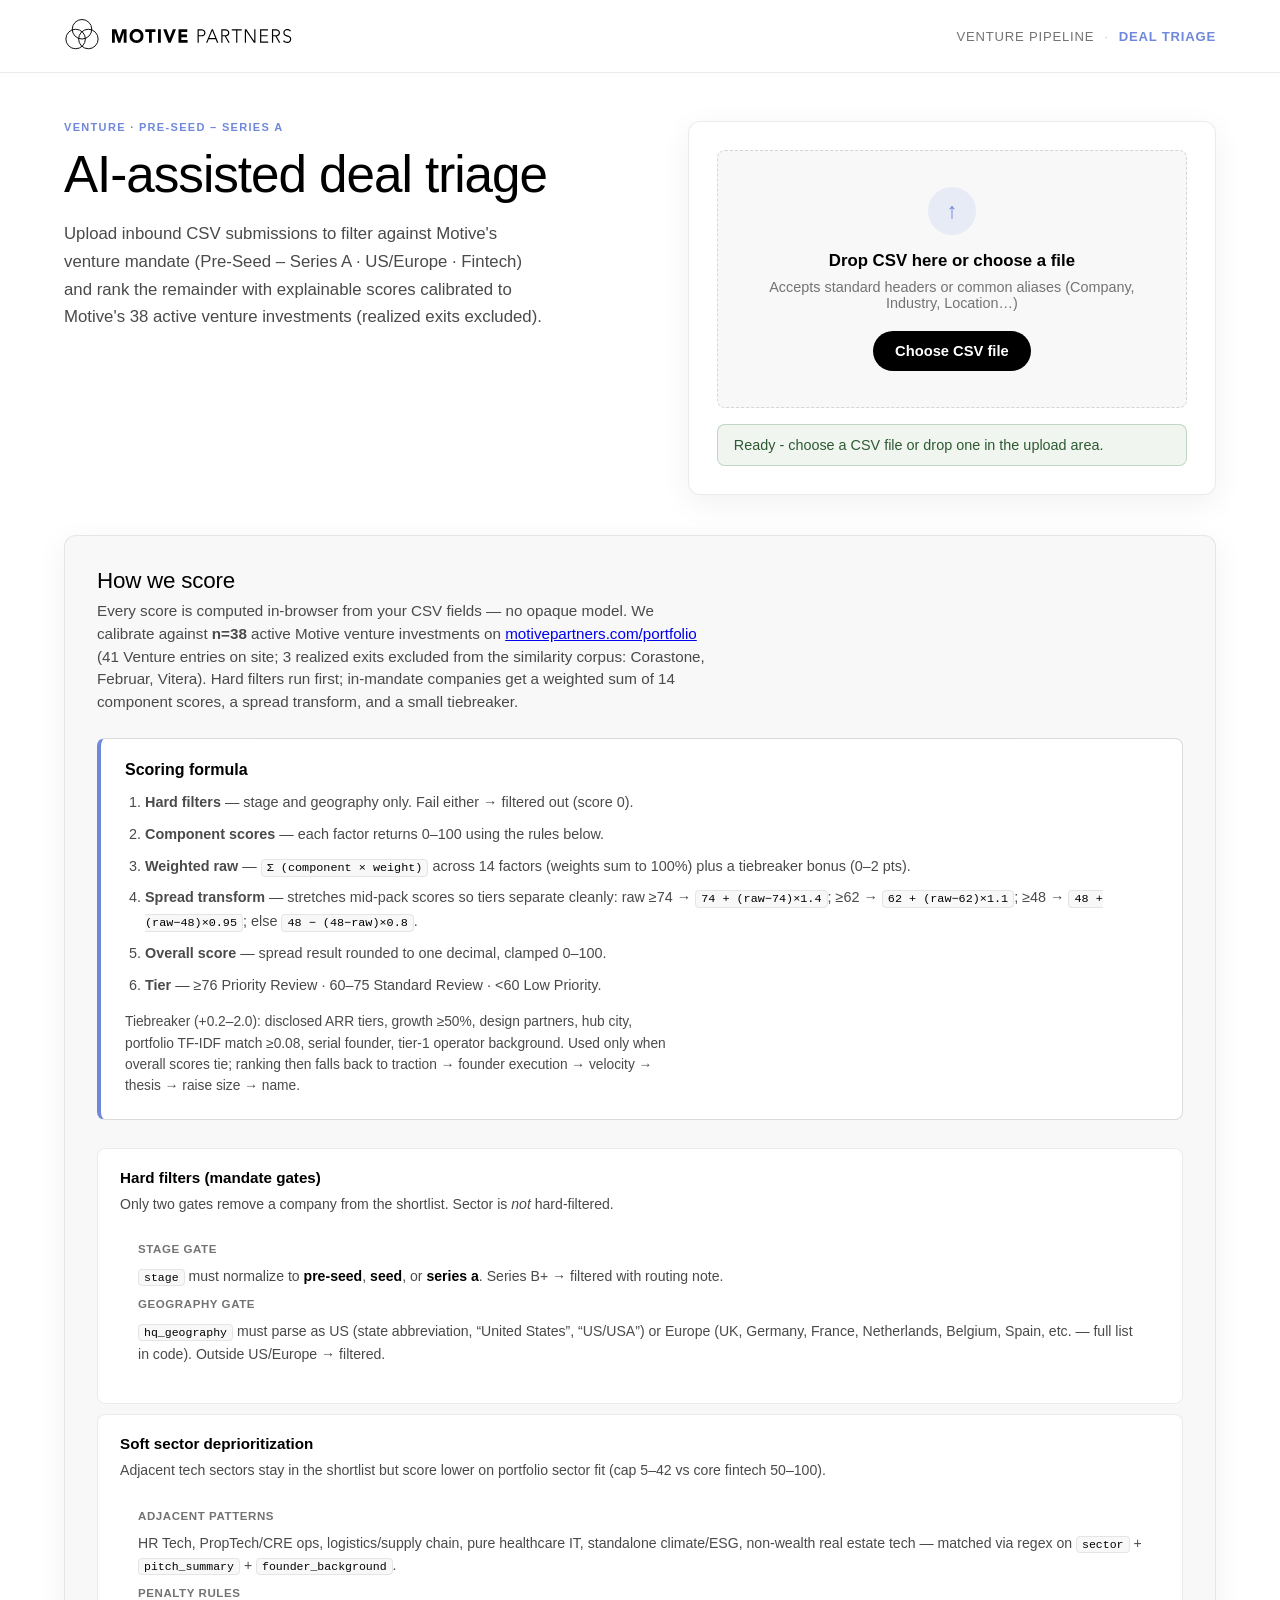
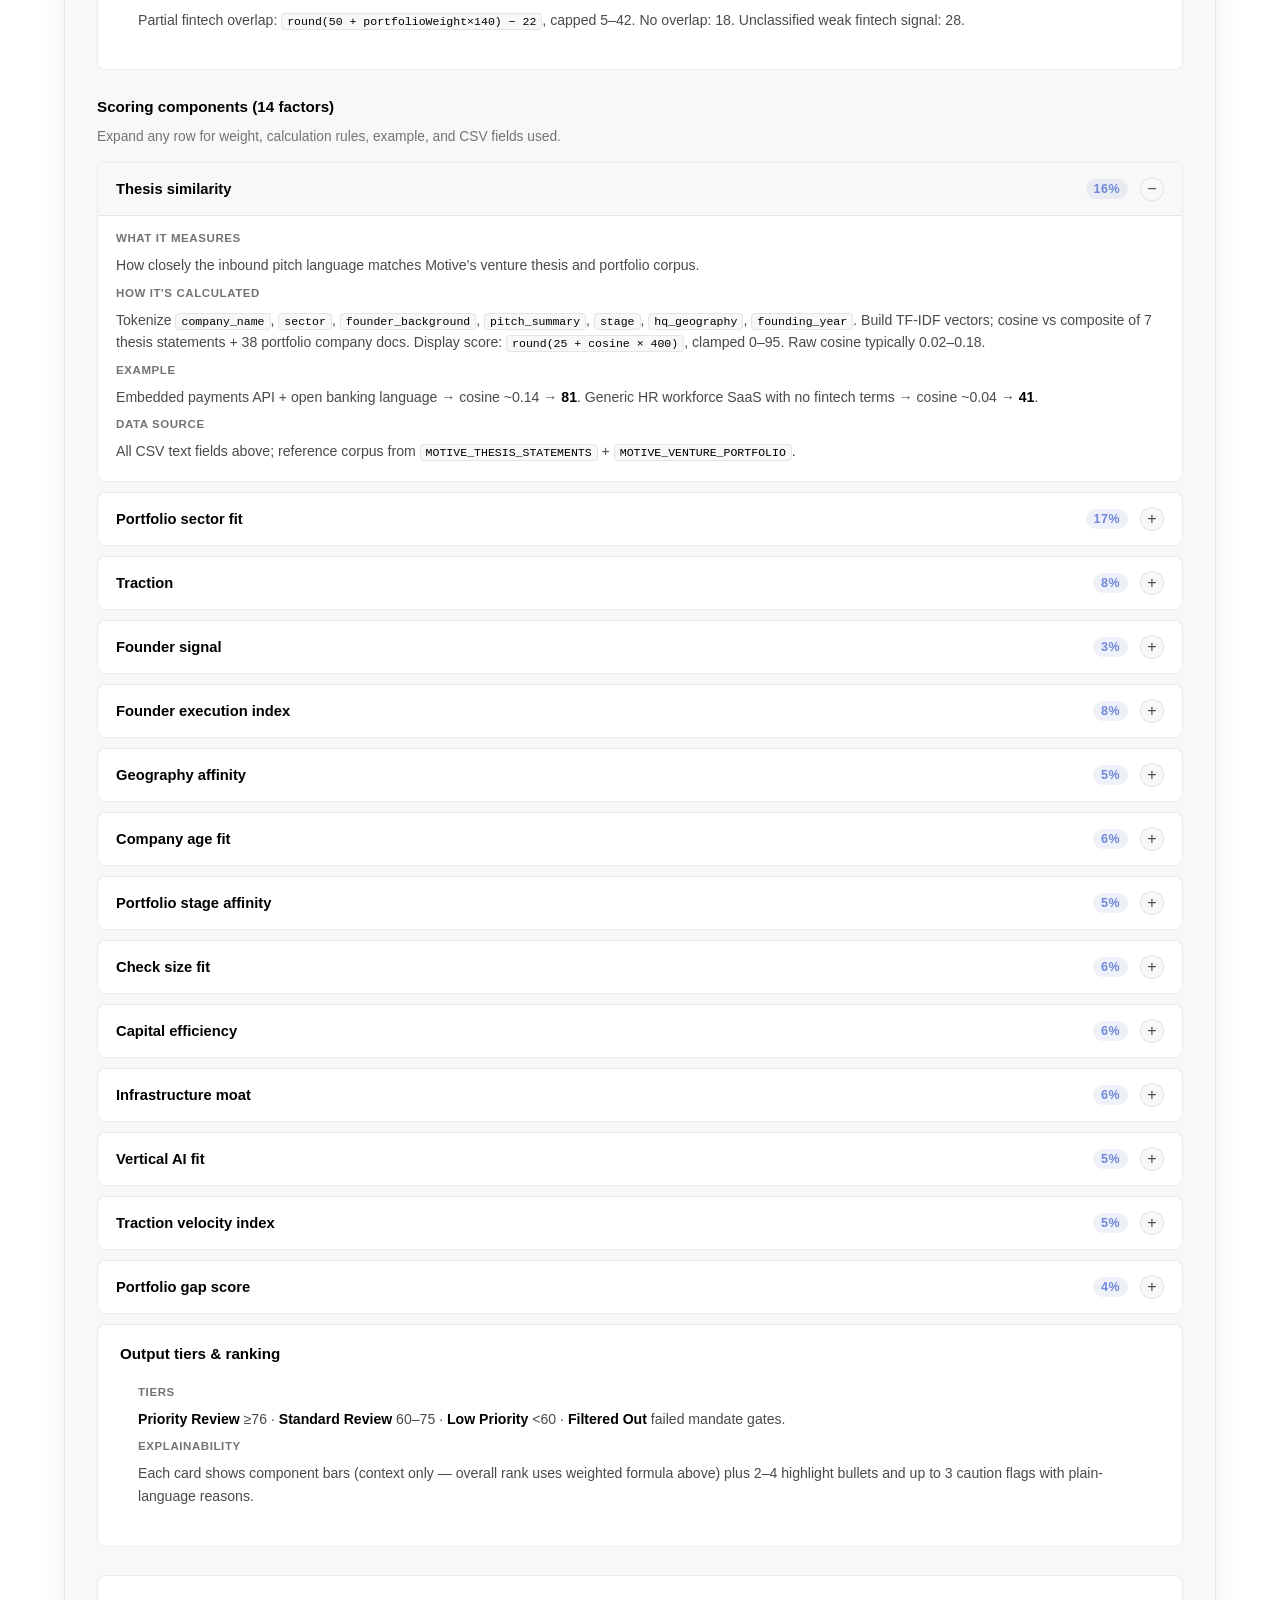
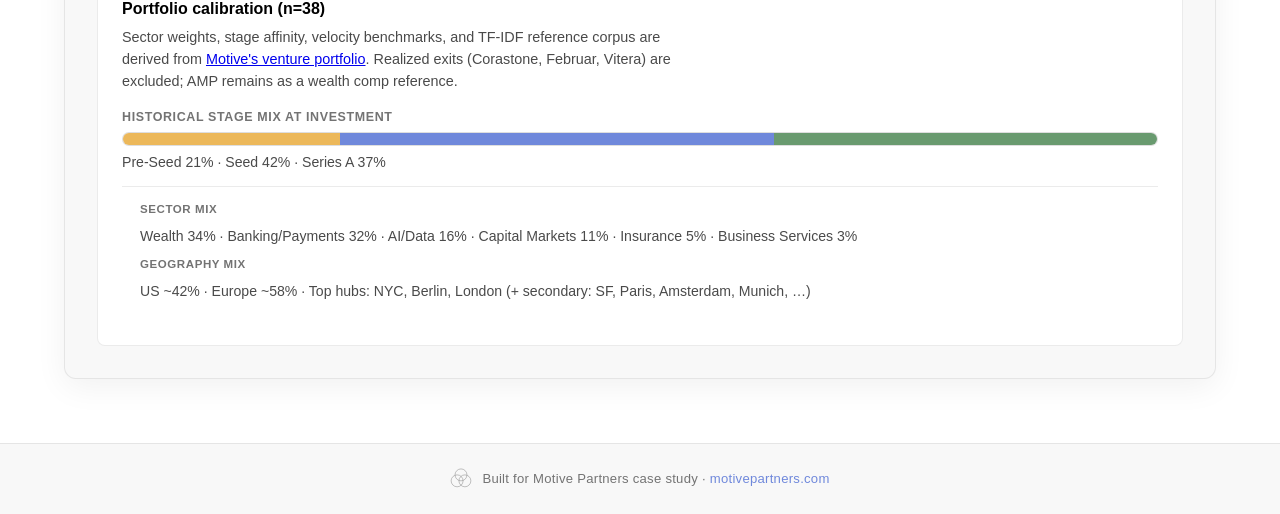
<file: docs/index.html>
<!DOCTYPE html>
<html lang="en">
  <head>
    <meta charset="UTF-8" />
    <meta name="viewport" content="width=device-width, initial-scale=1.0" />
    <title>Pipeline Triage · Motive Partners</title>
    <link rel="stylesheet" href="css/styles.css?v=22" />
  </head>
  <body>
    <header class="site-header">
      <div class="site-header-inner">
        <a href="https://motivepartners.com" class="brand" target="_blank" rel="noopener noreferrer" aria-label="Motive Partners">
          <img src="assets/motive-mark.svg" alt="" class="brand-mark" width="36" height="36" aria-hidden="true" />
          <img src="assets/motive-logo.svg" alt="Motive Partners" class="brand-logo" width="154" height="12" />
        </a>
        <div class="header-meta">
          <span>Venture Pipeline</span>
          <span class="header-divider">·</span>
          <span class="header-product">Deal Triage</span>
        </div>
      </div>
    </header>

    <div class="page">
      <header class="hero">
        <div class="hero-copy">
          <p class="eyebrow">Venture · Pre-Seed – Series A</p>
          <h1>AI-assisted deal triage</h1>
          <p class="lede">
            Upload inbound CSV submissions to filter against Motive's venture mandate
            (Pre-Seed – Series A · US/Europe · Fintech) and rank the remainder with
            explainable scores calibrated to Motive's 38 active venture investments (realized exits excluded).
          </p>
        </div>
        <div class="hero-card">
          <div class="upload-zone" id="uploadZone">
            <input
              type="file"
              id="csvInput"
              class="file-input-offscreen"
              accept=".csv,text/csv,text/plain,application/vnd.ms-excel"
              tabindex="-1"
              aria-hidden="true"
            />
            <div class="upload-icon">↑</div>
            <p class="upload-title">Drop CSV here or choose a file</p>
            <p class="upload-sub">Accepts standard headers or common aliases (Company, Industry, Location…)</p>
            <div class="upload-actions">
              <button type="button" class="btn" id="uploadBtn">Choose CSV file</button>
            </div>
          </div>
          <p class="status-banner hidden" id="statusBanner" role="status" aria-live="polite"></p>
          <section class="panel hidden mapping-panel" id="mappingSection">
            <h2>Map your CSV columns</h2>
            <p class="panel-sub">
              Some headers did not match automatically. Assign each required field to a column in your file, then run triage.
            </p>
            <div id="mappingForm" class="mapping-form"></div>
            <button type="button" class="btn" id="applyMappingBtn">Apply mapping &amp; run triage</button>
          </section>
        </div>
      </header>

      <section class="stats hidden" id="statsSection">
        <div class="stat">
          <span class="stat-label">Total submissions</span>
          <span class="stat-value" id="statTotal">0</span>
        </div>
        <div class="stat">
          <span class="stat-label">In mandate</span>
          <span class="stat-value accent" id="statShortlist">0</span>
        </div>
        <div class="stat">
          <span class="stat-label">Filtered out</span>
          <span class="stat-value muted" id="statFiltered">0</span>
        </div>
        <div class="stat">
          <span class="stat-label">Priority review</span>
          <span class="stat-value hot" id="statPriority">0</span>
        </div>
      </section>

      <section class="panel hidden" id="resultsSection">
        <div class="panel-header">
          <div>
            <h2>Prioritized shortlist</h2>
            <p class="panel-sub">Ranked by weighted overall score (component bars are for context only).</p>
          </div>
          <button type="button" class="btn" id="exportBtn">Export ranked CSV</button>
        </div>
        <div id="shortlistCards" class="cards"></div>
      </section>

      <section class="panel hidden" id="filteredSection">
        <div class="panel-header">
          <div>
            <h2>Filtered out</h2>
            <p class="panel-sub">Companies excluded from venture shortlist with explicit reasons.</p>
          </div>
        </div>
        <div id="filteredCards" class="cards compact"></div>
      </section>

      <section class="methodology" id="methodology">
        <h2>How we score</h2>
        <p class="panel-sub methodology-intro">
          Every score is computed in-browser from your CSV fields — no opaque model. We calibrate against
          <strong>n=38</strong> active Motive venture investments on
          <a href="https://motivepartners.com/portfolio" target="_blank" rel="noopener noreferrer">motivepartners.com/portfolio</a>
          (41 Venture entries on site; 3 realized exits excluded from the similarity corpus: Corastone, Februar, Vitera).
          Hard filters run first; in-mandate companies get a weighted sum of 14 component scores, a spread transform, and a small tiebreaker.
        </p>

        <div class="formula-box" id="scoring-formula">
          <h3>Scoring formula</h3>
          <ol class="formula-steps">
            <li><strong>Hard filters</strong> — stage and geography only. Fail either → filtered out (score 0).</li>
            <li><strong>Component scores</strong> — each factor returns 0–100 using the rules below.</li>
            <li>
              <strong>Weighted raw</strong> —
              <code>Σ (component × weight)</code> across 14 factors (weights sum to 100%) plus a tiebreaker bonus (0–2 pts).
            </li>
            <li>
              <strong>Spread transform</strong> — stretches mid-pack scores so tiers separate cleanly:
              raw ≥74 → <code>74 + (raw−74)×1.4</code>; ≥62 → <code>62 + (raw−62)×1.1</code>; ≥48 → <code>48 + (raw−48)×0.95</code>; else <code>48 − (48−raw)×0.8</code>.
            </li>
            <li><strong>Overall score</strong> — spread result rounded to one decimal, clamped 0–100.</li>
            <li><strong>Tier</strong> — ≥76 Priority Review · 60–75 Standard Review · &lt;60 Low Priority.</li>
          </ol>
          <p class="formula-note">
            Tiebreaker (+0.2–2.0): disclosed ARR tiers, growth ≥50%, design partners, hub city, portfolio TF-IDF match ≥0.08, serial founder, tier-1 operator background. Used only when overall scores tie; ranking then falls back to traction → founder execution → velocity → thesis → raise size → name.
          </p>
        </div>

        <div class="method-sections">
          <article class="method-block" id="mandate-gates">
            <h3>Hard filters (mandate gates)</h3>
            <p class="method-lead">Only two gates remove a company from the shortlist. Sector is <em>not</em> hard-filtered.</p>
            <dl class="factor-meta">
              <dt>Stage gate</dt>
              <dd><code>stage</code> must normalize to <strong>pre-seed</strong>, <strong>seed</strong>, or <strong>series a</strong>. Series B+ → filtered with routing note.</dd>
              <dt>Geography gate</dt>
              <dd>
                <code>hq_geography</code> must parse as US (state abbreviation, “United States”, “US/USA”) or Europe (UK, Germany, France, Netherlands, Belgium, Spain, etc. — full list in code).
                Outside US/Europe → filtered.
              </dd>
            </dl>
          </article>

          <article class="method-block" id="adjacent-sectors">
            <h3>Soft sector deprioritization</h3>
            <p class="method-lead">Adjacent tech sectors stay in the shortlist but score lower on portfolio sector fit (cap 5–42 vs core fintech 50–100).</p>
            <dl class="factor-meta">
              <dt>Adjacent patterns</dt>
              <dd>HR Tech, PropTech/CRE ops, logistics/supply chain, pure healthcare IT, standalone climate/ESG, non-wealth real estate tech — matched via regex on <code>sector</code> + <code>pitch_summary</code> + <code>founder_background</code>.</dd>
              <dt>Penalty rules</dt>
              <dd>Partial fintech overlap: <code>round(50 + portfolioWeight×140) − 22</code>, capped 5–42. No overlap: 18. Unclassified weak fintech signal: 28.</dd>
            </dl>
          </article>

          <h3 class="factors-heading">Scoring components (14 factors)</h3>
          <p class="factors-sub">Expand any row for weight, calculation rules, example, and CSV fields used.</p>

          <details class="factor-detail" id="thesis-similarity" open>
            <summary><span class="factor-name">Thesis similarity</span><span class="factor-weight">16%</span></summary>
            <dl class="factor-meta">
              <dt>What it measures</dt>
              <dd>How closely the inbound pitch language matches Motive’s venture thesis and portfolio corpus.</dd>
              <dt>How it's calculated</dt>
              <dd>
                Tokenize <code>company_name</code>, <code>sector</code>, <code>founder_background</code>, <code>pitch_summary</code>, <code>stage</code>, <code>hq_geography</code>, <code>founding_year</code>.
                Build TF-IDF vectors; cosine vs composite of 7 thesis statements + 38 portfolio company docs.
                Display score: <code>round(25 + cosine × 400)</code>, clamped 0–95. Raw cosine typically 0.02–0.18.
              </dd>
              <dt>Example</dt>
              <dd>Embedded payments API + open banking language → cosine ~0.14 → <strong>81</strong>. Generic HR workforce SaaS with no fintech terms → cosine ~0.04 → <strong>41</strong>.</dd>
              <dt>Data source</dt>
              <dd>All CSV text fields above; reference corpus from <code>MOTIVE_THESIS_STATEMENTS</code> + <code>MOTIVE_VENTURE_PORTFOLIO</code>.</dd>
            </dl>
          </details>

          <details class="factor-detail" id="portfolio-sector-fit">
            <summary><span class="factor-name">Portfolio sector fit</span><span class="factor-weight">17%</span></summary>
            <dl class="factor-meta">
              <dt>What it measures</dt>
              <dd>Alignment with Motive’s observed venture sector mix (Wealth 34%, Banking/Payments 32%, AI/Data 16%, Capital Markets 11%, Insurance 5%, Business Services 3%).</dd>
              <dt>How it's calculated</dt>
              <dd>
                Regex-match <code>sector</code> + <code>pitch_summary</code> + <code>founder_background</code> against <code>MOTIVE_SECTOR_TAXONOMY</code>.
                Core fintech: <code>round(50 + primary.portfolioWeight × 140)</code>; +8 if multi-vertical match; +6 if AI/agent/LLM/automation in sector or pitch.
                Adjacent: see soft deprioritization above.
              </dd>
              <dt>Example</dt>
              <dd>Wealth/advisor workflow (34% weight) → <code>50 + 0.34×140 ≈ 98</code>. PropTech primary with partial payments overlap → capped near <strong>38</strong>.</dd>
              <dt>Data source</dt>
              <dd><code>sector</code>, <code>pitch_summary</code>, <code>founder_background</code>.</dd>
            </dl>
          </details>

          <details class="factor-detail" id="traction">
            <summary><span class="factor-name">Traction</span><span class="factor-weight">8%</span></summary>
            <dl class="factor-meta">
              <dt>What it measures</dt>
              <dd>Revenue, volume, growth, and institutional validation parsed from the pitch.</dd>
              <dt>How it's calculated</dt>
              <dd>
                Base 28. From <code>pitch_summary</code>: ARR tiers — ≥$10M +48, ≥$5M +38, ≥$1M +28, ≥$500K +18, else +6.
                GMV ≥$100M +32; ≥$25M +18. Growth ≥100% YoY/QoQ +20; ≥50% +12. Customer count phrase +10. Design partner / tier-1 bank pilot +14.
                Pre-revenue without pilots: −18. Clamped 0–100.
              </dd>
              <dt>Example</dt>
              <dd>“$2.1M ARR, 120% YoY, 3 tier-1 bank design partners” → ~28+28+20+14 = <strong>90</strong>. “Pre-revenue, no pilots” → ~<strong>10</strong>.</dd>
              <dt>Data source</dt>
              <dd><code>pitch_summary</code> (regex for <code>$X ARR</code>, <code>$X GMV</code>, <code>N% YoY/QoQ</code>, customer counts, design partners).</dd>
            </dl>
          </details>

          <details class="factor-detail" id="founder-signal">
            <summary><span class="factor-name">Founder signal</span><span class="factor-weight">3%</span></summary>
            <dl class="factor-meta">
              <dt>What it measures</dt>
              <dd>High-level founder pedigree: exits, tier-1 employers, senior titles, fintech domain.</dd>
              <dt>How it's calculated</dt>
              <dd>
                Base 40 from <code>founder_background</code>. Serial founder/exit +35. Two tier-1 employers (Stripe, Goldman, Visa, etc.) +32; one +24; senior operator title only +12. Fintech domain keywords +14.
                “First-time founder” caps at 48 and −8. No signals → 38. Clamped 25–95.
              </dd>
              <dt>Example</dt>
              <dd>Ex-Stripe + prior exit + fintech domain → <strong>86</strong>. First-time founder, no tier-1 names → <strong>42</strong>.</dd>
              <dt>Data source</dt>
              <dd><code>founder_background</code>.</dd>
            </dl>
          </details>

          <details class="factor-detail" id="founder-execution">
            <summary><span class="factor-name">Founder execution index</span><span class="factor-weight">8%</span></summary>
            <dl class="factor-meta">
              <dt>What it measures</dt>
              <dd>Depth of operator experience: tenure, roles, exits, fintech employer count, team structure.</dd>
              <dt>How it's calculated</dt>
              <dd>
                Base 32. Domain tenure ≥10 yr +22; ≥5 +14; ≥2 +6. Multiple operator titles +16; one +10. Advisor-heavy without operators −12.
                Named exit/acquirer +20; serial/prior exit +14. ≥3 fintech employers +18; 2 +12; 1 +7. Co-founder + technical leadership +12.
                First-time founder caps at 52. Clamped 30–95.
              </dd>
              <dt>Example</dt>
              <dd>10+ yrs at Goldman + CTO co-founder + exit to acquirer → <strong>88</strong>. Advisor-only profile → <strong>35</strong>.</dd>
              <dt>Data source</dt>
              <dd><code>founder_background</code>.</dd>
            </dl>
          </details>

          <details class="factor-detail" id="geography-affinity">
            <summary><span class="factor-name">Geography affinity</span><span class="factor-weight">5%</span></summary>
            <dl class="factor-meta">
              <dt>What it measures</dt>
              <dd>HQ fit with Motive’s US/Europe mandate and historical hub concentration (~42% US, ~58% Europe in portfolio).</dd>
              <dt>How it's calculated</dt>
              <dd>
                Top hubs NYC/London/Berlin: 92–94. Secondary (SF, Paris, Amsterdam, Munich, etc.): 78–84.
                Other in-mandate US: 64+2; Europe: 58+2. Out of mandate → 0 (filtered).
              </dd>
              <dt>Example</dt>
              <dd>“Berlin, Germany” → <strong>96</strong>. “Boulder, CO” (in-mandate, non-hub) → <strong>66</strong>.</dd>
              <dt>Data source</dt>
              <dd><code>hq_geography</code>.</dd>
            </dl>
          </details>

          <details class="factor-detail" id="company-age-fit">
            <summary><span class="factor-name">Company age fit</span><span class="factor-weight">6%</span></summary>
            <dl class="factor-meta">
              <dt>What it measures</dt>
              <dd>Whether company age at submission matches typical Motive entry timing for that stage.</dd>
              <dt>How it's calculated</dt>
              <dd>
                Age = 2026 − <code>founding_year</code>. Ideal windows: Pre-Seed 0–2 yr (acceptable to 3), Seed 1–4 (to 6), Series A 2–5 (to 7).
                In ideal window: 95 minus distance from center (up to −12). Young for stage: 68–74. Slightly over: 78 − 6×years over. Mature: max(45, 58 − 5×years over). Missing year → 50.
              </dd>
              <dt>Example</dt>
              <dd>Seed founded 2023 (3 yrs) → <strong>91</strong>. Series A founded 2017 (9 yrs) → <strong>48</strong>.</dd>
              <dt>Data source</dt>
              <dd><code>founding_year</code>, <code>stage</code>.</dd>
            </dl>
          </details>

          <details class="factor-detail" id="portfolio-stage-affinity">
            <summary><span class="factor-name">Portfolio stage affinity</span><span class="factor-weight">5%</span></summary>
            <dl class="factor-meta">
              <dt>What it measures</dt>
              <dd>How often Motive deploys at this stage in the 38-company corpus.</dd>
              <dt>How it's calculated</dt>
              <dd>
                Stage mix from portfolio: Pre-Seed ~21%, Seed ~42%, Series A ~37%.
                Highest-frequency stage → 95. Mix ≥30% → 82 + round(mix×30). ≥15% → 68 + round(mix×40). Else 58.
              </dd>
              <dt>Example</dt>
              <dd>Seed (42% of corpus) → <strong>95</strong>. Pre-Seed (21%) → <strong>76</strong>.</dd>
              <dt>Data source</dt>
              <dd><code>stage</code>; calibration from <code>MOTIVE_VENTURE_PORTFOLIO.investmentStage</code>.</dd>
            </dl>
          </details>

          <details class="factor-detail" id="check-size-fit">
            <summary><span class="factor-name">Check size fit</span><span class="factor-weight">6%</span></summary>
            <dl class="factor-meta">
              <dt>What it measures</dt>
              <dd>Whether the disclosed raise matches Motive’s stated $1–10M lead/co-lead check size.</dd>
              <dt>How it's calculated</dt>
              <dd>
                Parse “raising/raise $X M/K” from pitch. In $1–10M → 95. Below $1M → 72. $10–20M → 58. Well above → 35. Undisclosed → 55.
              </dd>
              <dt>Example</dt>
              <dd>“Raising $6M seed” → <strong>95</strong>. “Raising $25M Series A” → <strong>58</strong>.</dd>
              <dt>Data source</dt>
              <dd><code>pitch_summary</code>.</dd>
            </dl>
          </details>

          <details class="factor-detail" id="capital-efficiency">
            <summary><span class="factor-name">Capital efficiency</span><span class="factor-weight">6%</span></summary>
            <dl class="factor-meta">
              <dt>What it measures</dt>
              <dd>ARR generated per year since founding, vs stage benchmarks.</dd>
              <dt>How it's calculated</dt>
              <dd>
                Base 50. ARR/age: ≥$1.5M/yr +28; ≥$500K/yr +18; ≥$100K ARR +8.
                Stage benchmarks: Seed $400K ARR, Series A $2M — meeting benchmark +14; below −6.
                GMV or design partners without ARR: +12 qualitative. Pre-revenue → 38.
              </dd>
              <dt>Example</dt>
              <dd>$3M ARR, 3 yrs old Seed → ~$1M/yr → <strong>78</strong>. Pre-revenue → <strong>38</strong>.</dd>
              <dt>Data source</dt>
              <dd><code>pitch_summary</code>, <code>founding_year</code>, <code>stage</code>.</dd>
            </dl>
          </details>

          <details class="factor-detail" id="infrastructure-moat">
            <summary><span class="factor-name">Infrastructure moat</span><span class="factor-weight">6%</span></summary>
            <dl class="factor-meta">
              <dt>What it measures</dt>
              <dd>Platform depth: APIs, regulated integrations, network effects, mission-critical workflows, B2B GTM.</dd>
              <dt>How it's calculated</dt>
              <dd>
                Base 42. Regex hits on <code>sector</code> + <code>pitch_summary</code> + <code>founder_background</code>:
                API/platform/infra +18; bank/regulated/compliance partner +22; network/marketplace scale +14; core banking/settlement +16; B2B enterprise GTM +12.
                Two+ moat signals +10 bonus. Pure B2C/mobile without B2B/API −12. Clamped 0–100.
              </dd>
              <dt>Example</dt>
              <dd>“Open banking API + tier-1 bank design partner + B2B treasury” → <strong>92</strong>. Consumer mobile app only → <strong>30</strong>.</dd>
              <dt>Data source</dt>
              <dd><code>sector</code>, <code>pitch_summary</code>, <code>founder_background</code>.</dd>
            </dl>
          </details>

          <details class="factor-detail" id="vertical-ai-fit">
            <summary><span class="factor-name">Vertical AI fit</span><span class="factor-weight">5%</span></summary>
            <dl class="factor-meta">
              <dt>What it measures</dt>
              <dd>AI applied to specific financial workflows — Motive’s 2024–2026 investment theme.</dd>
              <dt>How it's calculated</dt>
              <dd>
                AI signal (AI/agent/LLM/ML/automation) + financial workflow (AP/AR, underwriting, treasury, claims, etc.).
                Both → 92. AI only → 52. Workflow only → 68. Neither → 42. Generic “AI-powered everything” −15. Regulatory tailwind (PSD2, embedded finance) +8.
              </dd>
              <dt>Example</dt>
              <dd>“LLM agents for loan underwriting compliance” → <strong>92</strong>. “General-purpose chatbot” → <strong>37</strong>.</dd>
              <dt>Data source</dt>
              <dd><code>sector</code>, <code>pitch_summary</code>.</dd>
            </dl>
          </details>

          <details class="factor-detail" id="traction-velocity">
            <summary><span class="factor-name">Traction velocity index</span><span class="factor-weight">5%</span></summary>
            <dl class="factor-meta">
              <dt>What it measures</dt>
              <dd>Monthly ARR velocity (ARR ÷ months since founding) vs stage benchmarks from portfolio analytics.</dd>
              <dt>How it's calculated</dt>
              <dd>
                Monthly velocity = ARR / max(6, age in months). Compare to p25/p50/p75 by stage:
                Pre-Seed ~$2.5K/$9K/$22K per month; Seed ~$14K/$28K/$55K; Series A ~$45K/$100K/$200K.
                At/above p75 → 92; p50 → 78; p25 → 62; below → 45. Growth ≥100% +12; ≥50% +7. No ARR → 38–58 fallback.
              </dd>
              <dt>Example</dt>
              <dd>$1.2M ARR, 2 yrs Seed → ~$50K/mo (above p50) → <strong>78</strong>. $200K ARR, 3 yrs Series A → <strong>45</strong>.</dd>
              <dt>Data source</dt>
              <dd><code>pitch_summary</code>, <code>founding_year</code>, <code>stage</code>.</dd>
            </dl>
          </details>

          <details class="factor-detail" id="portfolio-gap">
            <summary><span class="factor-name">Portfolio gap score</span><span class="factor-weight">4%</span></summary>
            <dl class="factor-meta">
              <dt>What it measures</dt>
              <dd>White-space bonus for on-thesis sectors where Motive is underweight (&lt;10% of portfolio).</dd>
              <dt>How it's calculated</dt>
              <dd>
                Core fintech only. Underweight sector keys (Insurance 5%, Business Services 3%) → 88.
                Weight ≤12% → 72. Weight ≥30% → 55 (dense cluster). Else 64. Adjacent/off-thesis → 28.
              </dd>
              <dt>Example</dt>
              <dd>Insurtech core match (5% weight) → <strong>88</strong>. Wealth (34% weight) → <strong>55</strong>.</dd>
              <dt>Data source</dt>
              <dd><code>sector</code>, <code>pitch_summary</code>, <code>founder_background</code> (via sector classification).</dd>
            </dl>
          </details>

          <article class="method-block" id="output-tiers">
            <h3>Output tiers &amp; ranking</h3>
            <dl class="factor-meta">
              <dt>Tiers</dt>
              <dd><strong>Priority Review</strong> ≥76 · <strong>Standard Review</strong> 60–75 · <strong>Low Priority</strong> &lt;60 · <strong>Filtered Out</strong> failed mandate gates.</dd>
              <dt>Explainability</dt>
              <dd>Each card shows component bars (context only — overall rank uses weighted formula above) plus 2–4 highlight bullets and up to 3 caution flags with plain-language reasons.</dd>
            </dl>
          </article>
        </div>

        <section class="portfolio-insights" id="portfolioInsights">
          <h3>Portfolio calibration (n=38)</h3>
          <p class="insights-sub">
            Sector weights, stage affinity, velocity benchmarks, and TF-IDF reference corpus are derived from
            <a href="https://motivepartners.com/portfolio" target="_blank" rel="noopener noreferrer">Motive's venture portfolio</a>.
            Realized exits (Corastone, Februar, Vitera) are excluded; AMP remains as a wealth comp reference.
          </p>
          <div class="stage-mix-row">
            <span class="stage-mix-label">Historical stage mix at investment</span>
            <div class="stage-mix-bar" id="stageMixBar" aria-hidden="true"></div>
            <span class="stage-mix-labels" id="stageMixLabels">Pre-Seed · Seed · Series A</span>
          </div>
          <dl class="factor-meta portfolio-stats">
            <dt>Sector mix</dt>
            <dd>Wealth 34% · Banking/Payments 32% · AI/Data 16% · Capital Markets 11% · Insurance 5% · Business Services 3%</dd>
            <dt>Geography mix</dt>
            <dd>US ~42% · Europe ~58% · Top hubs: NYC, Berlin, London (+ secondary: SF, Paris, Amsterdam, Munich, …)</dd>
          </dl>
        </section>
      </section>
    </div>

    <footer class="site-footer">
      <div class="footer-inner">
        <img src="assets/motive-mark.svg" alt="" class="footer-mark" width="24" height="24" aria-hidden="true" />
        <p>
          Built for Motive Partners case study ·
          <a href="https://motivepartners.com" target="_blank" rel="noopener noreferrer">motivepartners.com</a>
        </p>
      </div>
    </footer>

    <template id="companyCardTemplate">
      <article class="company-card">
        <div class="card-top">
          <div>
            <div class="company-meta">
              <span class="rank"></span>
              <span class="tier badge"></span>
            </div>
            <h3 class="company-name"></h3>
            <p class="company-sub"></p>
          </div>
          <div class="score-block">
            <span class="score-value"></span>
            <span class="score-label">Overall</span>
          </div>
        </div>
        <div class="score-bars"></div>
        <div class="reasons"></div>
      </article>
    </template>

    <script src="js/engine.bundle.js?v=22"></script>
    <script src="js/app.js?v=22"></script>
  </body>
</html>
</file>
<file: docs/css/styles.css>
:root {
  /* Motive Partners brand tokens (from motivepartners.com) */
  --motive-blue: #6f88db;
  --motive-green: #699a6f;
  --motive-yellow: #ecb85a;
  --motive-grey: #f1f1f1;
  --motive-grey-dark: #e5e5e5;
  --bg: #ffffff;
  --bg-subtle: #f8f8f8;
  --bg-card: #ffffff;
  --border: rgba(0, 0, 0, 0.08);
  --border-strong: rgba(0, 0, 0, 0.14);
  --text: #000000;
  --text-muted: #4a4a4a;
  --text-light: #737373;
  --accent: var(--motive-blue);
  --accent-soft: rgba(111, 136, 219, 0.12);
  --hot: #b8860b;
  --danger: #c0392b;
  --success-bg: rgba(105, 154, 111, 0.1);
  --success-border: rgba(105, 154, 111, 0.35);
  --shadow: 0 8px 32px rgba(0, 0, 0, 0.06);
  --shadow-lg: 0 16px 48px rgba(0, 0, 0, 0.08);
  --radius: 12px;
  --radius-sm: 8px;
  --font: "Avenir Next", Avenir, -apple-system, BlinkMacSystemFont, "Segoe UI", Helvetica, Arial, sans-serif;
}

* {
  box-sizing: border-box;
}

body {
  margin: 0;
  font-family: var(--font);
  color: var(--text);
  background: var(--bg);
  min-height: 100vh;
  -webkit-font-smoothing: antialiased;
}

/* ── Site header ── */
.site-header {
  position: sticky;
  top: 0;
  z-index: 100;
  background: var(--bg);
  border-bottom: 1px solid var(--border);
}

.site-header-inner {
  max-width: 1200px;
  margin: 0 auto;
  padding: 18px 24px;
  display: flex;
  align-items: center;
  justify-content: space-between;
  gap: 24px;
}

.brand {
  display: flex;
  align-items: center;
  gap: 12px;
  text-decoration: none;
  color: var(--text);
}

.brand-mark {
  height: 36px;
  width: auto;
  display: block;
  flex-shrink: 0;
}

.brand-logo {
  height: 14px;
  width: auto;
  display: block;
  flex-shrink: 0;
}

.header-meta {
  display: flex;
  align-items: center;
  gap: 10px;
  font-size: 0.82rem;
  letter-spacing: 0.06em;
  text-transform: uppercase;
  color: var(--text-light);
}

.header-product {
  color: var(--motive-blue);
  font-weight: 600;
}

.header-divider {
  opacity: 0.4;
}

/* ── Layout ── */
.page {
  max-width: 1200px;
  margin: 0 auto;
  padding: 48px 24px 64px;
}

.hero {
  display: grid;
  grid-template-columns: 1.05fr 0.95fr;
  gap: 40px;
  align-items: start;
  margin-bottom: 40px;
}

.eyebrow {
  text-transform: uppercase;
  letter-spacing: 0.12em;
  font-size: 11px;
  font-weight: 600;
  color: var(--motive-blue);
  margin: 0 0 14px;
}

h1 {
  font-family: var(--font);
  font-size: clamp(2.2rem, 4.5vw, 3.2rem);
  font-weight: 400;
  line-height: 1.08;
  letter-spacing: -0.02em;
  margin: 0 0 18px;
  color: var(--text);
}

.lede {
  color: var(--text-muted);
  font-size: 1.05rem;
  line-height: 1.65;
  max-width: 52ch;
  margin: 0;
}

.hero-card,
.panel,
.methodology,
.stat,
.company-card {
  background: var(--bg-card);
  border: 1px solid var(--border);
  border-radius: var(--radius);
  box-shadow: var(--shadow);
}

.hero-card {
  padding: 28px;
}

.upload-zone {
  border: 1px dashed var(--border-strong);
  border-radius: var(--radius-sm);
  padding: 36px 24px;
  text-align: center;
  cursor: pointer;
  transition: border-color 0.2s ease, background 0.2s ease;
  position: relative;
  background: var(--bg-subtle);
}

.upload-zone:hover {
  border-color: var(--motive-blue);
  background: var(--accent-soft);
}

.upload-zone.dragover {
  border-color: var(--motive-blue);
  background: var(--accent-soft);
}

.upload-icon {
  width: 48px;
  height: 48px;
  margin: 0 auto 16px;
  border-radius: 50%;
  display: grid;
  place-items: center;
  background: var(--accent-soft);
  color: var(--motive-blue);
  font-size: 22px;
  font-weight: 600;
}

.upload-title {
  margin: 0 0 8px;
  font-size: 1.05rem;
  font-weight: 600;
  color: var(--text);
}

.upload-sub {
  margin: 0 0 20px;
  color: var(--text-light);
  font-size: 0.9rem;
}

.upload-actions {
  display: flex;
  flex-wrap: wrap;
  gap: 12px;
  justify-content: center;
}

.file-input-offscreen {
  position: absolute;
  width: 1px;
  height: 1px;
  padding: 0;
  margin: -1px;
  overflow: hidden;
  clip: rect(0, 0, 0, 0);
  white-space: nowrap;
  border: 0;
}

.status-banner {
  margin: 16px 0 0;
  padding: 12px 16px;
  border-radius: var(--radius-sm);
  font-size: 0.9rem;
  border: 1px solid var(--border);
  background: var(--bg-subtle);
  color: var(--text);
}

.status-banner.error {
  background: rgba(192, 57, 43, 0.06);
  border-color: rgba(192, 57, 43, 0.25);
  color: var(--danger);
}

.status-banner.success {
  background: var(--success-bg);
  border-color: var(--success-border);
  color: #2d5a32;
}

.btn {
  appearance: none;
  border: none;
  border-radius: 999px;
  padding: 12px 22px;
  font: inherit;
  font-size: 0.92rem;
  font-weight: 600;
  cursor: pointer;
  color: #ffffff;
  background: var(--text);
  transition: background 0.2s ease, transform 0.15s ease;
}

.btn:hover {
  background: #222;
}

.btn.secondary {
  background: transparent;
  color: var(--text);
  border: 1px solid var(--border-strong);
}

.btn.secondary:hover {
  background: var(--bg-subtle);
  border-color: var(--text);
}

.stats {
  display: grid;
  grid-template-columns: repeat(4, 1fr);
  gap: 16px;
  margin-bottom: 28px;
}

.stat {
  padding: 20px 22px;
}

.stat-label {
  display: block;
  color: var(--text-light);
  font-size: 0.78rem;
  font-weight: 600;
  letter-spacing: 0.06em;
  text-transform: uppercase;
  margin-bottom: 10px;
}

.stat-value {
  font-size: 2.1rem;
  font-weight: 400;
  letter-spacing: -0.02em;
  color: var(--text);
}

.stat-value.accent {
  color: var(--motive-blue);
}

.stat-value.hot {
  color: var(--motive-yellow);
  filter: brightness(0.85);
}

.stat-value.muted {
  color: var(--text-light);
}

.panel {
  padding: 28px;
  margin-bottom: 28px;
}

.panel-header {
  display: flex;
  justify-content: space-between;
  gap: 16px;
  align-items: center;
  margin-bottom: 22px;
}

.panel-header h2,
.methodology h2 {
  margin: 0 0 6px;
  font-size: 1.4rem;
  font-weight: 400;
  letter-spacing: -0.01em;
}

.panel-sub {
  margin: 0;
  color: var(--text-muted);
  font-size: 0.92rem;
  line-height: 1.5;
}

.cards {
  display: grid;
  gap: 16px;
}

.company-card {
  padding: 22px;
  transition: box-shadow 0.2s ease;
}

.company-card:hover {
  box-shadow: var(--shadow-lg);
}

.card-top {
  display: flex;
  justify-content: space-between;
  gap: 16px;
  margin-bottom: 16px;
}

.company-meta {
  display: flex;
  gap: 10px;
  align-items: center;
  margin-bottom: 8px;
}

.rank {
  color: var(--text-light);
  font-size: 0.82rem;
  font-weight: 600;
}

.badge {
  display: inline-flex;
  align-items: center;
  padding: 4px 10px;
  border-radius: 999px;
  font-size: 0.7rem;
  font-weight: 700;
  letter-spacing: 0.05em;
  text-transform: uppercase;
}

.badge.priority {
  background: rgba(236, 184, 90, 0.2);
  color: #8a6914;
}

.badge.standard {
  background: var(--accent-soft);
  color: var(--motive-blue);
}

.badge.low {
  background: var(--motive-grey);
  color: var(--text-muted);
}

.badge.filtered {
  background: rgba(192, 57, 43, 0.1);
  color: var(--danger);
}

.company-name {
  margin: 0 0 6px;
  font-size: 1.2rem;
  font-weight: 600;
  letter-spacing: -0.01em;
}

.company-sub {
  margin: 0;
  color: var(--text-muted);
  font-size: 0.9rem;
}

.company-sub a,
.reasons a {
  color: var(--accent);
  text-decoration: none;
}

.company-sub a:hover,
.reasons a:hover {
  text-decoration: underline;
}

.score-block {
  text-align: right;
  min-width: 72px;
}

.score-value {
  display: block;
  font-size: 2rem;
  font-weight: 400;
  line-height: 1;
  color: var(--text);
  letter-spacing: -0.02em;
}

.score-label {
  color: var(--text-light);
  font-size: 0.75rem;
  text-transform: uppercase;
  letter-spacing: 0.05em;
}

.score-bars {
  display: grid;
  gap: 8px;
  margin-bottom: 16px;
}

.bar-row {
  display: grid;
  grid-template-columns: 140px 1fr 42px;
  gap: 10px;
  align-items: center;
  font-size: 0.8rem;
}

.bar-label {
  color: var(--text-muted);
}

.bar-track {
  height: 6px;
  background: var(--motive-grey);
  border-radius: 999px;
  overflow: hidden;
}

.bar-fill {
  height: 100%;
  border-radius: inherit;
  background: var(--motive-blue);
}

.bar-value {
  text-align: right;
  font-weight: 600;
  color: var(--text);
}

.reasons h4 {
  margin: 0 0 8px;
  font-size: 0.75rem;
  text-transform: uppercase;
  letter-spacing: 0.08em;
  color: var(--text-light);
  font-weight: 600;
}

.reasons ul {
  margin: 0;
  padding-left: 18px;
  color: var(--text-muted);
  font-size: 0.9rem;
}

.reasons li {
  margin-bottom: 6px;
  line-height: 1.55;
}

.reasons .caution li {
  color: var(--danger);
}

.methodology {
  padding: 32px;
  background: var(--bg-subtle);
  border-color: var(--border);
}

.methodology-intro {
  margin: 0 0 24px;
  color: var(--text-muted);
  max-width: 72ch;
  font-size: 0.95rem;
}

.formula-box {
  margin-bottom: 28px;
  padding: 22px 24px;
  border-radius: var(--radius-sm);
  background: var(--bg);
  border: 1px solid var(--border-strong);
  border-left: 4px solid var(--motive-blue);
}

.formula-box h3 {
  margin: 0 0 12px;
  font-size: 1rem;
  font-weight: 600;
  color: var(--text);
}

.formula-steps {
  margin: 0 0 14px;
  padding-left: 20px;
  color: var(--text-muted);
  font-size: 0.9rem;
  line-height: 1.65;
}

.formula-steps li {
  margin-bottom: 8px;
}

.formula-steps code,
.formula-note code,
.factor-meta code {
  font-size: 0.82em;
  padding: 1px 5px;
  border-radius: 4px;
  background: var(--bg-subtle);
  border: 1px solid var(--border);
  color: var(--text);
}

.formula-note {
  margin: 0;
  color: var(--text-muted);
  font-size: 0.86rem;
  line-height: 1.55;
  max-width: 72ch;
}

.method-sections {
  display: grid;
  gap: 10px;
}

.method-block {
  padding: 20px 22px;
  border-radius: var(--radius-sm);
  background: var(--bg);
  border: 1px solid var(--border);
}

.method-block h3 {
  margin: 0 0 8px;
  font-size: 0.95rem;
  font-weight: 600;
  color: var(--text);
}

.method-lead {
  margin: 0 0 12px;
  color: var(--text-muted);
  font-size: 0.88rem;
  line-height: 1.55;
}

.factors-heading {
  margin: 18px 0 4px;
  font-size: 0.95rem;
  font-weight: 600;
  color: var(--text);
}

.factors-sub {
  margin: 0 0 8px;
  color: var(--text-light);
  font-size: 0.86rem;
}

.factor-detail {
  border-radius: var(--radius-sm);
  background: var(--bg);
  border: 1px solid var(--border);
  overflow: hidden;
}

.factor-detail summary {
  display: flex;
  align-items: center;
  justify-content: space-between;
  gap: 12px;
  padding: 14px 18px;
  cursor: pointer;
  list-style: none;
  font-size: 0.92rem;
  font-weight: 600;
  color: var(--text);
  user-select: none;
}

.factor-detail summary::-webkit-details-marker {
  display: none;
}

.factor-detail summary::after {
  content: "+";
  flex-shrink: 0;
  width: 22px;
  height: 22px;
  display: grid;
  place-items: center;
  border-radius: 999px;
  background: var(--bg-subtle);
  border: 1px solid var(--border);
  color: var(--text-muted);
  font-size: 1rem;
  font-weight: 400;
  line-height: 1;
}

.factor-detail[open] summary::after {
  content: "−";
}

.factor-detail[open] summary {
  border-bottom: 1px solid var(--border);
  background: var(--bg-subtle);
}

.factor-name {
  flex: 1;
}

.factor-weight {
  font-size: 0.78rem;
  font-weight: 600;
  letter-spacing: 0.04em;
  text-transform: uppercase;
  color: var(--motive-blue);
  background: rgba(47, 84, 150, 0.08);
  padding: 3px 8px;
  border-radius: 999px;
}

.factor-meta {
  margin: 0;
  padding: 16px 18px 18px;
  display: grid;
  gap: 10px;
}

.factor-meta dt {
  font-size: 0.72rem;
  font-weight: 600;
  text-transform: uppercase;
  letter-spacing: 0.05em;
  color: var(--text-light);
}

.factor-meta dd {
  margin: 0;
  color: var(--text-muted);
  font-size: 0.88rem;
  line-height: 1.6;
}

.factor-meta dd strong {
  color: var(--text);
  font-weight: 600;
}

.portfolio-stats {
  margin-top: 16px;
  padding-top: 16px;
  border-top: 1px solid var(--border);
}

.method-grid {
  display: grid;
  grid-template-columns: repeat(3, 1fr);
  gap: 16px;
}

.method-grid article {
  padding: 20px;
  border-radius: var(--radius-sm);
  background: var(--bg);
  border: 1px solid var(--border);
}

.method-grid h3 {
  margin: 0 0 10px;
  font-size: 0.95rem;
  font-weight: 600;
  color: var(--text);
}

.method-grid p {
  margin: 0;
  color: var(--text-muted);
  line-height: 1.55;
  font-size: 0.88rem;
}

.method-grid strong {
  color: var(--text);
  font-weight: 600;
}

.portfolio-insights {
  margin-top: 28px;
  padding: 24px;
  border-radius: var(--radius-sm);
  background: var(--bg);
  border: 1px solid var(--border);
}

.portfolio-insights h3 {
  margin: 0 0 8px;
  font-size: 1rem;
  font-weight: 600;
}

.insights-sub {
  margin: 0 0 18px;
  color: var(--text-muted);
  font-size: 0.9rem;
  line-height: 1.55;
  max-width: 72ch;
}

.stage-mix-row {
  display: grid;
  gap: 8px;
  margin-bottom: 16px;
}

.stage-mix-label {
  font-size: 0.78rem;
  text-transform: uppercase;
  letter-spacing: 0.05em;
  color: var(--text-light);
  font-weight: 600;
}

.stage-mix-bar {
  display: flex;
  height: 14px;
  border-radius: 999px;
  overflow: hidden;
  background: var(--motive-grey);
  border: 1px solid var(--border);
}

.stage-mix-segment.pre-seed {
  background: var(--motive-yellow);
}

.stage-mix-segment.seed {
  background: var(--motive-blue);
}

.stage-mix-segment.series-a {
  background: var(--motive-green);
}

.stage-mix-labels {
  font-size: 0.88rem;
  color: var(--text-muted);
  font-weight: 500;
}

.founder-explainer {
  margin: 0;
  color: var(--text-muted);
  font-size: 0.88rem;
  line-height: 1.55;
  max-width: 72ch;
}

.bar-row-highlight .bar-label {
  color: var(--motive-blue);
  font-weight: 600;
}

.bar-row-highlight .bar-fill {
  background: linear-gradient(90deg, var(--motive-blue), #8fa4e8);
}

.bar-label[title] {
  cursor: help;
  border-bottom: 1px dotted var(--border-strong);
}

.hidden {
  display: none !important;
}

.mapping-panel {
  margin-top: 20px;
  padding: 20px;
  border-radius: var(--radius-sm);
  background: var(--bg);
  border: 1px solid var(--border);
}

.mapping-panel h2 {
  margin: 0 0 6px;
  font-size: 1.05rem;
  font-weight: 600;
}

.mapping-form {
  display: grid;
  gap: 12px;
  margin: 16px 0;
}

.mapping-row {
  display: grid;
  grid-template-columns: 160px 1fr;
  gap: 12px;
  align-items: center;
}

.mapping-row label {
  font-size: 0.88rem;
  color: var(--text-muted);
  font-weight: 500;
}

.mapping-row select {
  width: 100%;
  padding: 10px 12px;
  border-radius: var(--radius-sm);
  border: 1px solid var(--border-strong);
  background: var(--bg);
  color: var(--text);
  font: inherit;
  font-size: 0.9rem;
}

.mapping-row select:focus {
  outline: 2px solid var(--motive-blue);
  outline-offset: 1px;
}

/* ── Footer ── */
.site-footer {
  border-top: 1px solid var(--border);
  background: var(--bg-subtle);
  padding: 24px;
}

.footer-inner {
  display: flex;
  align-items: center;
  justify-content: center;
  gap: 10px;
}

.footer-mark {
  height: 22px;
  width: auto;
  flex-shrink: 0;
  opacity: 0.4;
}

.site-footer p {
  margin: 0;
  font-size: 0.82rem;
  color: var(--text-light);
  letter-spacing: 0.02em;
}

.site-footer a {
  color: var(--motive-blue);
  text-decoration: none;
}

.site-footer a:hover {
  text-decoration: underline;
}

@media (max-width: 900px) {
  .hero,
  .stats,
  .method-grid {
    grid-template-columns: 1fr;
  }

  .factor-detail summary {
    flex-wrap: wrap;
  }

  .panel-header {
    flex-direction: column;
    align-items: flex-start;
  }

  .site-header-inner {
    flex-direction: column;
    align-items: flex-start;
    gap: 12px;
  }

  .bar-row {
    grid-template-columns: 1fr;
    gap: 4px;
  }
}
</file>
